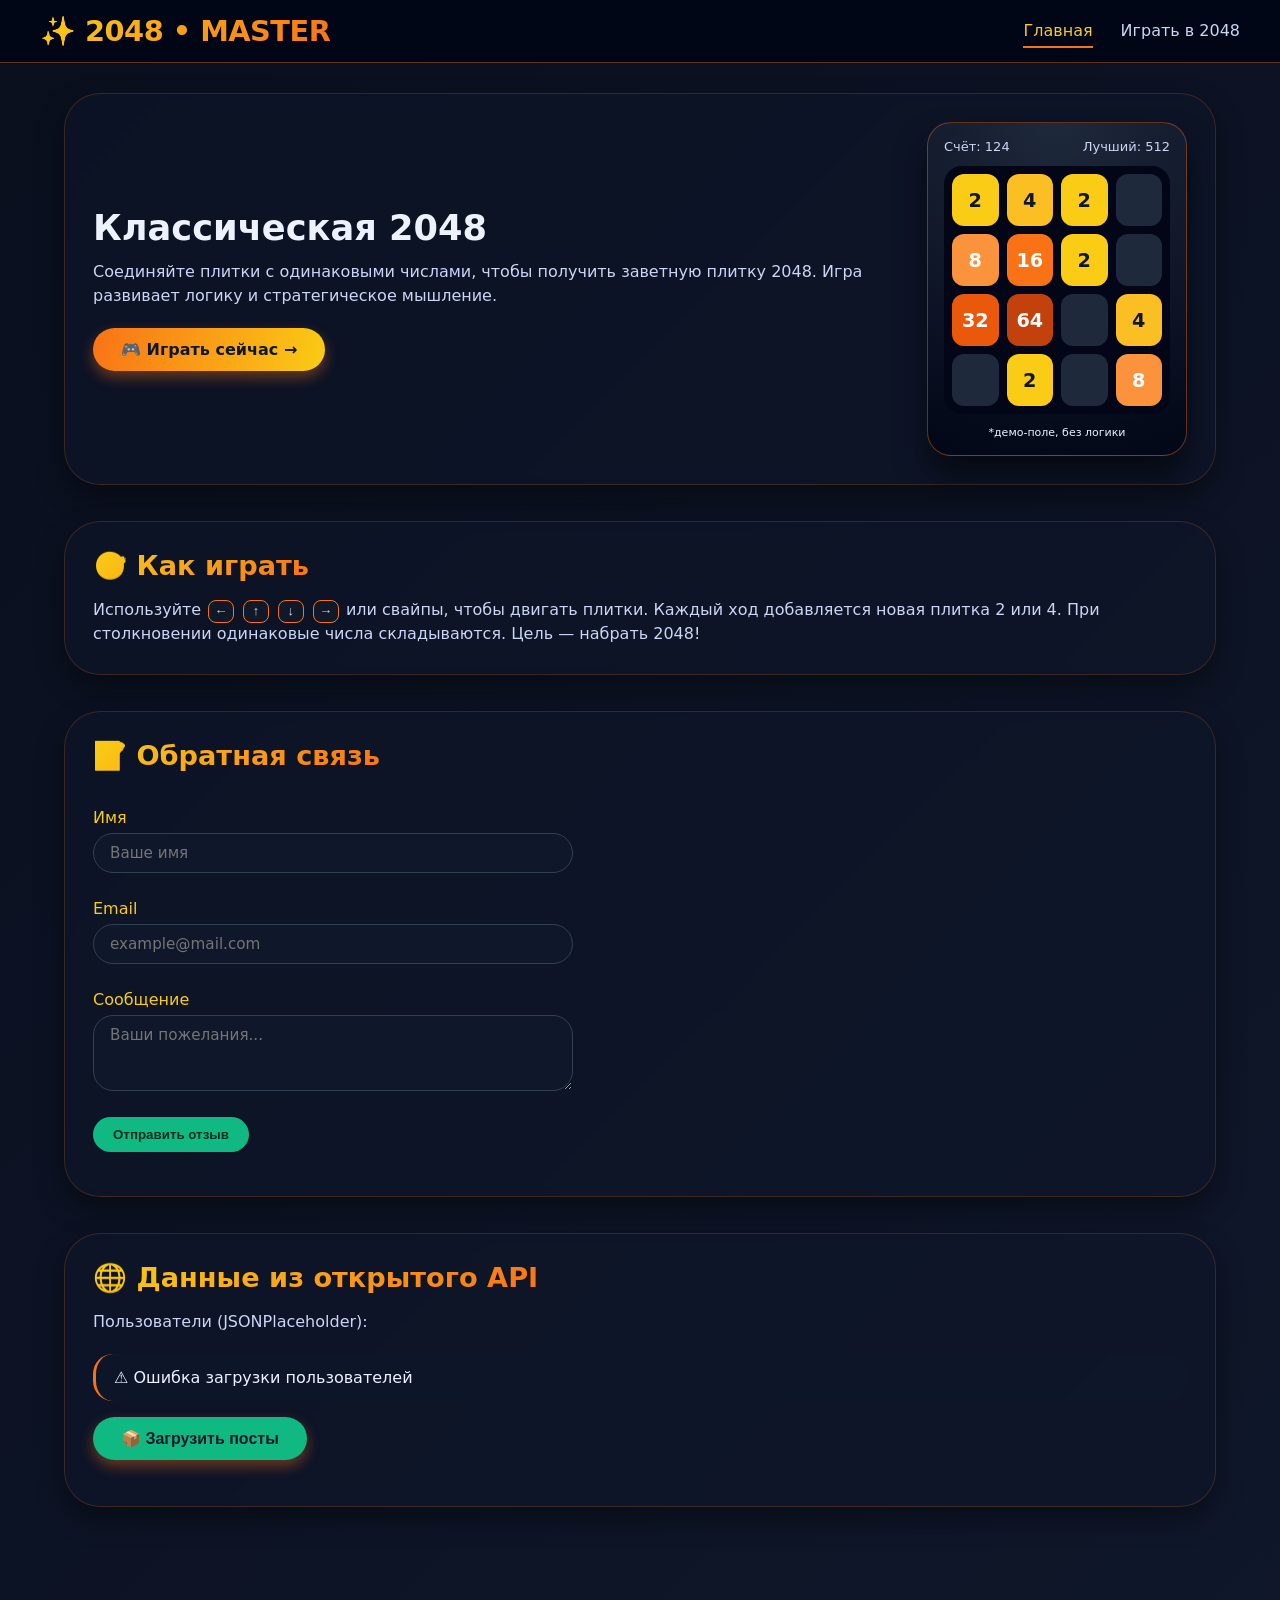
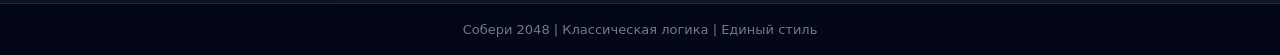
<file: index.html>
<!DOCTYPE html>
<html lang="ru">
<head>
  <meta charset="UTF-8">
  <meta name="viewport" content="width=device-width, initial-scale=1.0">
  <title>2048 | Главная</title>
  <link rel="stylesheet" href="shared.css">
</head>
<body>

<header class="main-header">
  <div class="header-container">
    <div class="logo">✨ 2048 • MASTER</div>
    <div class="nav-links">
      <a href="index.html" class="active">Главная</a>
      <a href="game.html">Играть в 2048</a>
    </div>
  </div>
</header>

<main class="container">
  <!-- Секция с демо и призывом -->
  <div class="section-card">
    <div class="game-preview">
      <div class="preview-info">
        <h1>Классическая 2048</h1>
        <p class="muted-text">Соединяйте плитки с одинаковыми числами, чтобы получить заветную плитку 2048. Игра развивает логику и стратегическое мышление.</p>
        <a href="game.html" class="btn-play">🎮 Играть сейчас →</a>
      </div>
      <div class="demo-game-box">
        <div class="demo-header"><span>Счёт: 124</span><span>Лучший: 512</span></div>
        <div class="demo-grid">
          <div class="demo-cell demo-cell-2">2</div><div class="demo-cell demo-cell-4">4</div><div class="demo-cell demo-cell-2">2</div><div class="demo-cell"></div>
          <div class="demo-cell demo-cell-8">8</div><div class="demo-cell demo-cell-16">16</div><div class="demo-cell demo-cell-2">2</div><div class="demo-cell"></div>
          <div class="demo-cell demo-cell-32">32</div><div class="demo-cell demo-cell-64">64</div><div class="demo-cell"></div><div class="demo-cell demo-cell-4">4</div>
          <div class="demo-cell"></div><div class="demo-cell demo-cell-2">2</div><div class="demo-cell"></div><div class="demo-cell demo-cell-8">8</div>
        </div>
        <p style="font-size:11px; text-align:center; margin-top:12px;">*демо-поле, без логики</p>
      </div>
    </div>
  </div>

  <!-- Как играть -->
  <div class="section-card">
    <h2 class="section-title">🎯 Как играть</h2>
    <p class="muted-text">Используйте <kbd>←</kbd> <kbd>↑</kbd> <kbd>↓</kbd> <kbd>→</kbd> или свайпы, чтобы двигать плитки. Каждый ход добавляется новая плитка 2 или 4. При столкновении одинаковые числа складываются. Цель — набрать 2048!</p>
  </div>

  <!-- Форма обратной связи -->
  <div class="section-card">
    <h2 class="section-title">📝 Обратная связь</h2>
    <form id="feedback-form" class="feedback-form">
      <div class="form-group">
        <label>Имя</label>
        <input type="text" id="fb-name" placeholder="Ваше имя">
        <span class="field-error" id="name-error"></span>
      </div>
      <div class="form-group">
        <label>Email</label>
        <input type="email" id="fb-email" placeholder="example@mail.com">
        <span class="field-error" id="email-error"></span>
      </div>
      <div class="form-group">
        <label>Сообщение</label>
        <textarea id="fb-message" rows="3" placeholder="Ваши пожелания..."></textarea>
        <span class="field-error" id="msg-error"></span>
      </div>
      <button type="submit" class="btn-submit">Отправить отзыв</button>
      <div id="form-success-msg" style="color:#a7f3d0; font-size:13px;"></div>
    </form>
  </div>

  <!-- API данные -->
  <div class="section-card">
    <h2 class="section-title">🌐 Данные из открытого API</h2>
    <p class="muted-text">Пользователи (JSONPlaceholder):</p>
    <div id="users-list-api" class="api-grid"></div>
    <button id="load-posts-btn" class="btn-play" style="margin-top:16px; background:#10b981;">📦 Загрузить посты</button>
    <div id="posts-list-api" class="api-grid" style="margin-top:18px;"></div>
  </div>
</main>

<footer>
  <div>Собери 2048 | Классическая логика | Единый стиль</div>
</footer>

<script src="main.js"></script>
</body>
</html>
</file>
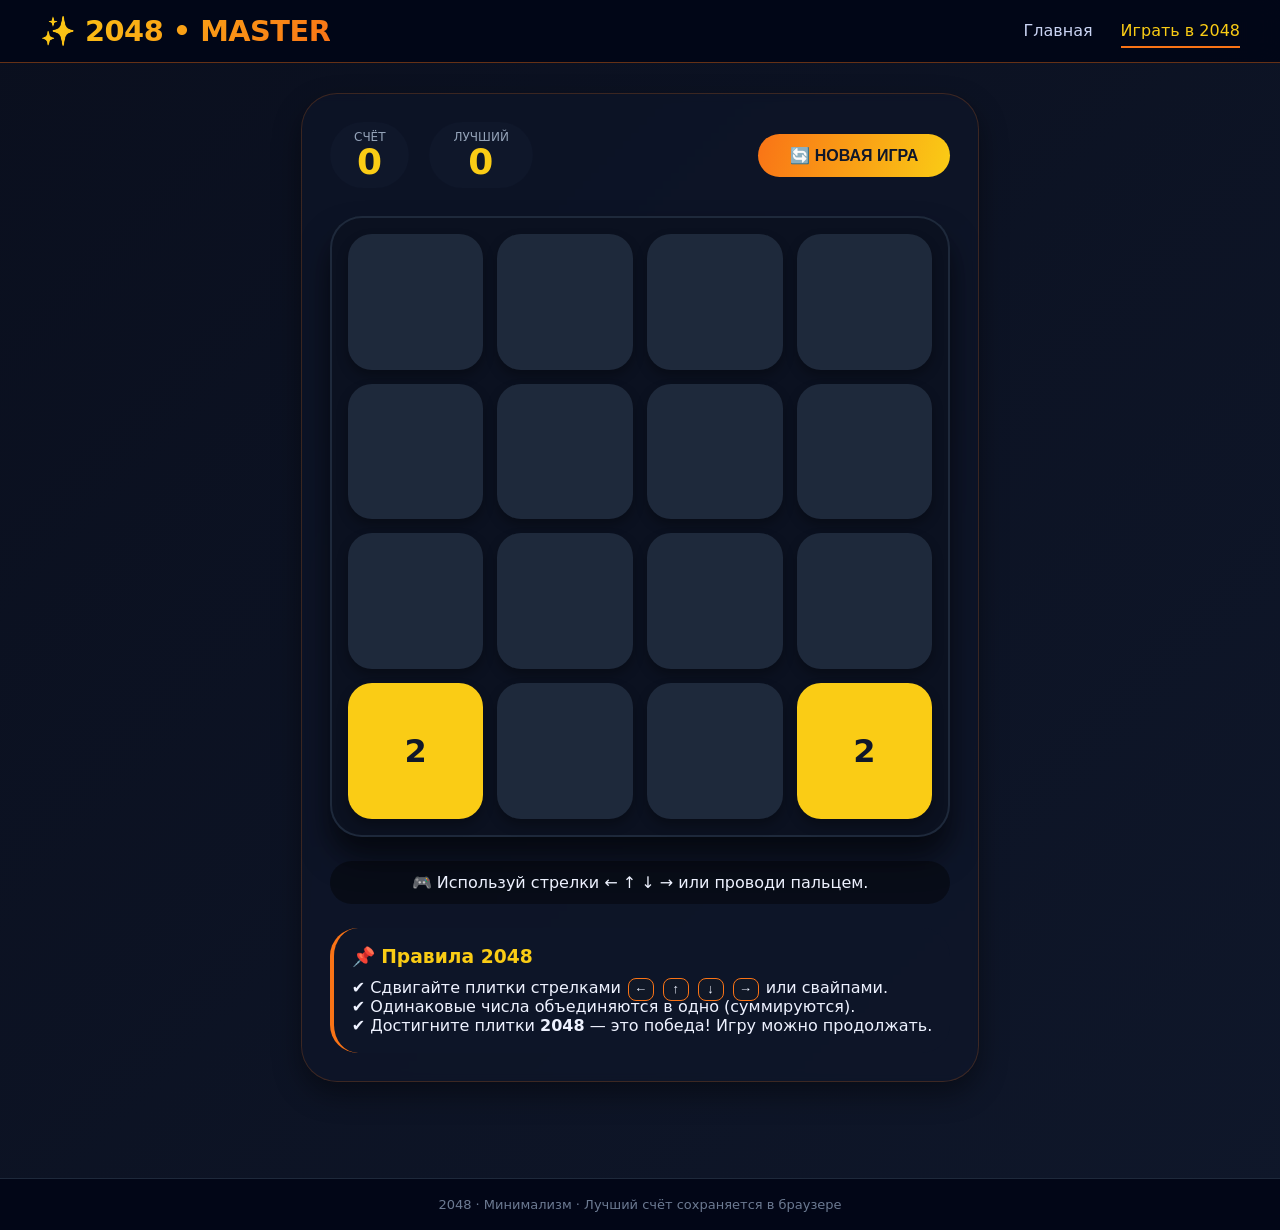
<file: game.html>
<!DOCTYPE html>
<html lang="ru">
<head>
  <meta charset="UTF-8">
  <meta name="viewport" content="width=device-width, initial-scale=1.0, user-scalable=no">
  <title>2048 | Играть</title>
  <link rel="stylesheet" href="shared.css">
</head>
<body>

<header class="main-header">
  <div class="header-container">
    <div class="logo">✨ 2048 • MASTER</div>
    <div class="nav-links">
      <a href="index.html">Главная</a>
      <a href="game.html" class="active">Играть в 2048</a>
    </div>
  </div>
</header>

<main class="container">
  <div class="section-card">
    <div class="score-panel">
      <div class="score-cards">
        <div class="score-block"><span>СЧЁТ</span><div class="score-num" id="gameScore">0</div></div>
        <div class="score-block"><span>ЛУЧШИЙ</span><div class="score-num" id="gameBest">0</div></div>
      </div>
      <button class="new-game-btn" id="resetGameBtn">🔄 НОВАЯ ИГРА</button>
    </div>

    <!-- Игровое поле -->
    <div class="game-board" id="gameBoard"></div>

    <div class="message-box" id="gameMessage">🎮 Используй стрелки или проводи пальцем</div>

    <div class="howto" style="margin-top:24px;">
      <h3>📌 Правила 2048</h3>
      <p>✔️ Сдвигайте плитки стрелками <kbd>←</kbd> <kbd>↑</kbd> <kbd>↓</kbd> <kbd>→</kbd> или свайпами.</p>
      <p>✔️ Одинаковые числа объединяются в одно (суммируются).</p>
      <p>✔️ Достигните плитки <strong>2048</strong> — это победа! Игру можно продолжать.</p>
    </div>
  </div>
</main>

<footer>
  <div>2048 · Минимализм · Лучший счёт сохраняется в браузере</div>
</footer>

<script src="game.js"></script>
</body>
</html>
</file>
<file: shared.css>
* {
  margin: 0;
  padding: 0;
  box-sizing: border-box;
}

body {
  background: linear-gradient(135deg, #0a0f1e 0%, #0f172a 100%);
  font-family: 'Segoe UI', 'Inter', system-ui, -apple-system, BlinkMacSystemFont, sans-serif;
  color: #eef2ff;
  min-height: 100vh;
  display: flex;
  flex-direction: column;
}

/* ========== ХЕДЕР И НАВИГАЦИЯ ========== */
.main-header {
  background: rgba(2, 6, 23, 0.92);
  backdrop-filter: blur(12px);
  border-bottom: 1px solid rgba(249, 115, 22, 0.4);
  padding: 14px 24px;
  position: sticky;
  top: 0;
  z-index: 100;
}

.header-container {
  max-width: 1200px;
  margin: 0 auto;
  display: flex;
  justify-content: space-between;
  align-items: center;
  flex-wrap: wrap;
  gap: 16px;
}

.logo {
  font-size: 1.8rem;
  font-weight: 800;
  background: linear-gradient(125deg, #facc15, #f97316);
  -webkit-background-clip: text;
  background-clip: text;
  color: transparent;
  letter-spacing: -0.5px;
}

.nav-links {
  display: flex;
  gap: 28px;
  flex-wrap: wrap;
}

.nav-links a {
  color: #cbd5f5;
  text-decoration: none;
  font-weight: 500;
  transition: 0.2s;
  font-size: 1rem;
  padding: 6px 0;
  border-bottom: 2px solid transparent;
}

.nav-links a:hover,
.nav-links a.active {
  color: #facc15;
  border-bottom-color: #f97316;
}

/* ========== ОСНОВНОЙ КОНТЕЙНЕР ========== */
.container {
  max-width: 1200px;
  margin: 0 auto;
  padding: 30px 24px 60px;
  flex: 1;
}

/* ========== КАРТОЧКИ-СЕКЦИИ ========== */
.section-card {
  background: rgba(15, 23, 42, 0.55);
  backdrop-filter: blur(4px);
  border-radius: 36px;
  padding: 28px 28px;
  margin-bottom: 36px;
  border: 1px solid rgba(249, 115, 22, 0.2);
  box-shadow: 0 12px 28px rgba(0, 0, 0, 0.4);
}

.section-title {
  font-size: 1.7rem;
  margin-bottom: 16px;
  background: linear-gradient(135deg, #facc15, #f97316);
  -webkit-background-clip: text;
  background-clip: text;
  color: transparent;
  display: inline-block;
}

.muted-text {
  color: #cbd5f5;
  line-height: 1.5;
}

/* ========== ГЛАВНАЯ СТРАНИЦА (ПРЕВЬЮ) ========== */
.game-preview {
  display: flex;
  flex-wrap: wrap;
  gap: 32px;
  align-items: center;
  justify-content: space-between;
}

.preview-info {
  flex: 1;
  min-width: 220px;
}

.preview-info h1 {
  font-size: 2.2rem;
  margin-bottom: 12px;
}

.demo-game-box {
  flex: 0 0 260px;
  background: radial-gradient(circle at top, #1e293b, #020617);
  border-radius: 24px;
  padding: 16px;
  box-shadow: 0 20px 30px rgba(0, 0, 0, 0.5);
  border: 1px solid rgba(249, 115, 22, 0.4);
}

.demo-header {
  display: flex;
  justify-content: space-between;
  font-size: 13px;
  margin-bottom: 12px;
  color: #cbd5f5;
}

.demo-grid {
  display: grid;
  grid-template-columns: repeat(4, 1fr);
  gap: 8px;
  background: #020617;
  padding: 8px;
  border-radius: 18px;
}

.demo-cell {
  background: #1e293b;
  border-radius: 12px;
  height: 52px;
  display: flex;
  align-items: center;
  justify-content: center;
  font-weight: 700;
  font-size: 1.2rem;
}

.demo-cell-2 { background: #facc15; color: #0f172a; }
.demo-cell-4 { background: #fbbf24; color: #0f172a; }
.demo-cell-8 { background: #fb923c; color: white; }
.demo-cell-16 { background: #f97316; color: white; }
.demo-cell-32 { background: #ea580c; color: white; }
.demo-cell-64 { background: #c2410c; color: white; }

.btn-play {
  display: inline-block;
  margin-top: 20px;
  background: linear-gradient(105deg, #f97316, #facc15);
  border: none;
  padding: 12px 28px;
  border-radius: 60px;
  font-weight: bold;
  font-size: 1rem;
  color: #0f172a;
  text-decoration: none;
  transition: 0.2s;
  box-shadow: 0 6px 14px rgba(249, 115, 22, 0.4);
  cursor: pointer;
}

.btn-play:hover {
  transform: scale(1.02);
  box-shadow: 0 10px 20px rgba(249, 115, 22, 0.6);
}

/* ========== ФОРМА ========== */
.feedback-form {
  max-width: 480px;
  display: flex;
  flex-direction: column;
  gap: 16px;
  margin-top: 20px;
}

.form-group {
  display: flex;
  flex-direction: column;
  gap: 6px;
}

.form-group label {
  font-weight: 500;
  color: #facc15;
}

.form-group input,
.form-group textarea {
  background: #0f172a;
  border: 1px solid #334155;
  border-radius: 20px;
  padding: 10px 16px;
  color: #eef2ff;
  font-family: inherit;
  font-size: 0.95rem;
  transition: 0.2s;
}

.form-group input:focus,
.form-group textarea:focus {
  outline: none;
  border-color: #f97316;
  box-shadow: 0 0 0 2px rgba(249, 115, 22, 0.3);
}

.btn-submit {
  background: #10b981;
  border: none;
  padding: 10px 20px;
  border-radius: 40px;
  font-weight: bold;
  color: #022c22;
  cursor: pointer;
  width: fit-content;
  transition: 0.2s;
}

.btn-submit:hover {
  background: #059669;
  transform: translateY(-2px);
}

.field-error {
  color: #f87171;
  font-size: 12px;
  margin-top: 4px;
}

/* ========== API КАРТОЧКИ ========== */
.api-grid {
  display: grid;
  gap: 16px;
  margin-top: 20px;
}

.api-card {
  background: rgba(15, 23, 42, 0.7);
  border-left: 3px solid #f97316;
  border-radius: 20px;
  padding: 14px 18px;
}

/* ========== СТРАНИЦА ИГРЫ (2048) ========== */
.game-board {
  background: #0b1120;
  border-radius: 32px;
  padding: 18px;
  display: grid;
  grid-template-columns: repeat(4, 1fr);
  gap: 14px;
  margin-bottom: 24px;
  box-shadow: inset 0 0 0 2px #1e293b, 0 20px 30px rgba(0, 0, 0, 0.6);
}

.tile {
  aspect-ratio: 1;
  background-color: #1e293b;
  border-radius: 24px;
  display: flex;
  align-items: center;
  justify-content: center;
  font-weight: 800;
  font-size: 2rem;
  transition: 0.08s linear;
  color: #f1f5f9;
  box-shadow: 0 6px 12px rgba(0, 0, 0, 0.3);
}

.tile[data-val="2"] { background: #facc15; color: #0f172a; }
.tile[data-val="4"] { background: #fbbf24; color: #0f172a; }
.tile[data-val="8"] { background: #fb923c; color: white; }
.tile[data-val="16"] { background: #f97316; color: white; }
.tile[data-val="32"] { background: #ea580c; color: white; }
.tile[data-val="64"] { background: #c2410c; color: white; }
.tile[data-val="128"] { background: #eab308; color: #0f172a; font-size: 1.6rem; }
.tile[data-val="256"] { background: #ca8a04; color: white; font-size: 1.6rem; }
.tile[data-val="512"] { background: #a16207; color: white; font-size: 1.5rem; }
.tile[data-val="1024"] { background: #854d0e; color: white; font-size: 1.3rem; }
.tile[data-val="2048"] { background: #f59e0b; color: #0f172a; font-size: 1.3rem; box-shadow: 0 0 12px #facc15; }
.tile[data-val="4096"] { background: #d97706; color: white; font-size: 1.3rem; }

.score-panel {
  display: flex;
  justify-content: space-between;
  align-items: center;
  flex-wrap: wrap;
  margin-bottom: 28px;
  gap: 16px;
}

.score-cards {
  display: flex;
  gap: 20px;
}

.score-block {
  background: #0f172a;
  padding: 8px 24px;
  border-radius: 60px;
  text-align: center;
}

.score-block span:first-child {
  font-size: 12px;
  text-transform: uppercase;
  color: #94a3b8;
  display: block;
}

.score-block .score-num {
  font-size: 36px;
  font-weight: 800;
  color: #facc15;
  line-height: 1;
}

.new-game-btn {
  background: linear-gradient(105deg, #f97316, #facc15);
  border: none;
  padding: 12px 32px;
  border-radius: 60px;
  font-weight: bold;
  font-size: 1rem;
  cursor: pointer;
  transition: 0.1s;
  color: #0f172a;
}

.new-game-btn:active {
  transform: scale(0.96);
}

.message-box {
  text-align: center;
  background: #00000066;
  border-radius: 50px;
  padding: 12px;
  margin-top: 12px;
  font-weight: 500;
}

.howto {
  background: #0f172a80;
  border-radius: 28px;
  padding: 18px;
  border-left: 4px solid #f97316;
}

.howto h3 {
  color: #facc15;
  margin-bottom: 10px;
}

kbd {
  background: #111827;
  border-radius: 8px;
  padding: 3px 8px;
  border: 1px solid #f97316;
  font-family: monospace;
  margin: 0 2px;
}

footer {
  background: #020617;
  text-align: center;
  padding: 18px;
  font-size: 13px;
  color: #6c7a92;
  border-top: 1px solid #1e293b;
  margin-top: auto;
}

/* ========== АДАПТИВ ========== */
@media (max-width: 680px) {
  .game-board { gap: 8px; padding: 12px; }
  .tile { font-size: 1.3rem; border-radius: 16px; }
  .score-block .score-num { font-size: 26px; }
  .logo { font-size: 1.4rem; }
  .demo-cell { height: 44px; font-size: 0.9rem; }
}
</file>
